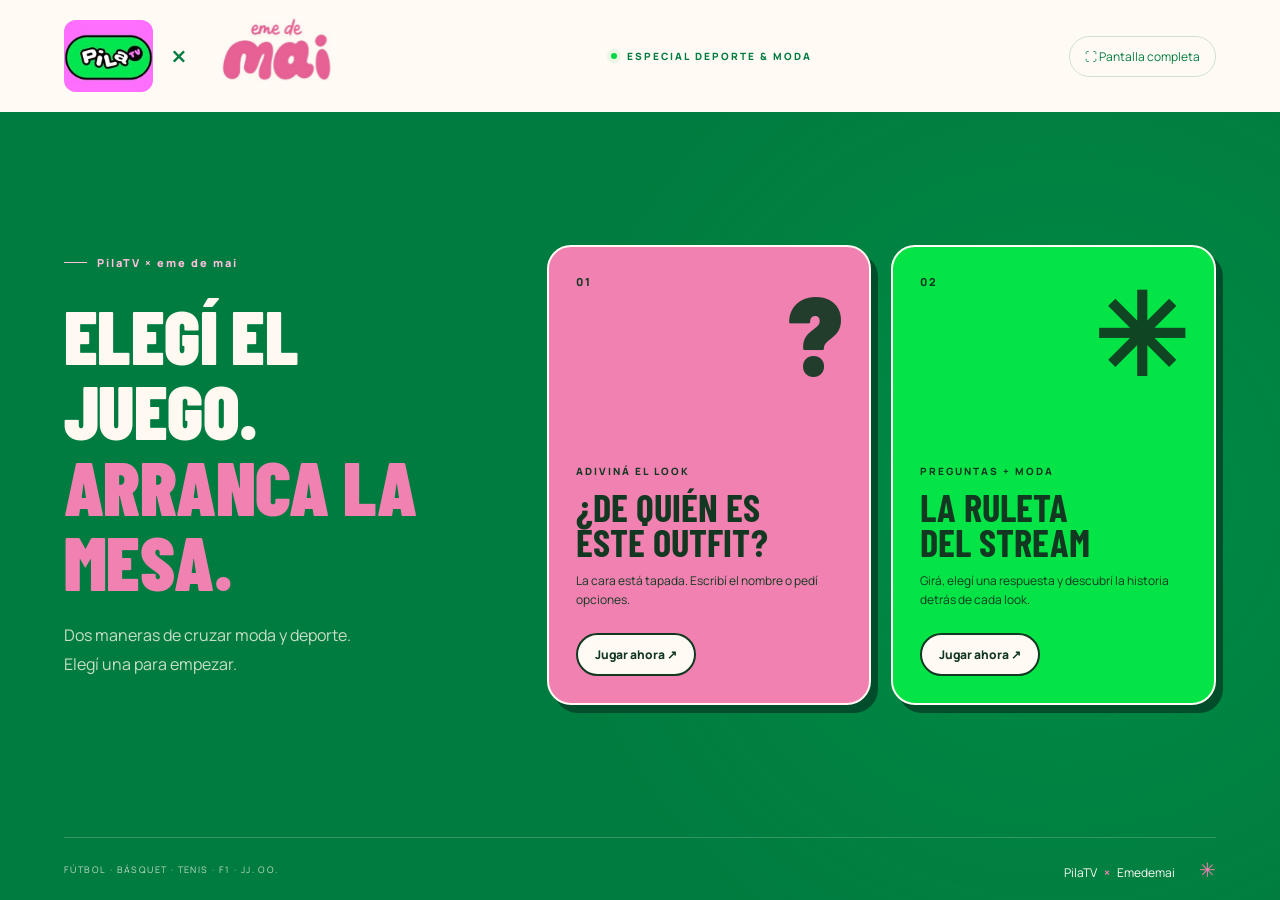
<file: index.html>
<!doctype html>
<html lang="es-AR">
<head><meta charset="UTF-8"><meta name="viewport" content="width=device-width,initial-scale=1"><title>PilaTVxEmedemai · Deporte con estilo</title><link rel="stylesheet" href="style.css"><link rel="stylesheet" href="brand.css"></head>
<body>
<div class="ambient" aria-hidden="true"></div>
<header><a class="brand collaboration" href="index.html" aria-label="PilaTV por eme de mai, inicio"><img class="pila-logo" src="assets/pila-logo.png" alt="PilaTV"><span class="cross">×</span><img class="eme-logo" src="assets/eme-logo.png" alt="eme de mai"></a><div class="edition"><span class="live-dot"></span> ESPECIAL DEPORTE & MODA</div><button id="fullscreen" class="quiet" aria-label="Pantalla completa">⛶ <span>Pantalla completa</span></button></header>
<main>
<section id="game-selector" class="game-selector">
<div class="selector-copy"><div class="eyebrow"><span></span> PilaTV × eme de mai</div><h1>Elegí el juego.<br><em>Arranca la mesa.</em></h1><p>Dos maneras de cruzar moda y deporte.<br>Elegí una para empezar.</p></div>
<div class="game-cards">
<button class="game-card game-card-outfit" data-game="adivina" aria-label="Jugar ¿De quién es este outfit?">
<span class="game-number">01</span><span class="game-icon">?</span><span class="game-kicker">ADIVINÁ EL LOOK</span><strong>¿De quién es<br>este outfit?</strong><small>La cara está tapada. Escribí el nombre o pedí opciones.</small><span class="game-cta">Jugar ahora ↗</span>
</button>
<button class="game-card game-card-wheel" data-game="roulette" aria-label="Jugar La ruleta del stream">
<span class="game-number">02</span><span class="game-icon">✳</span><span class="game-kicker">PREGUNTAS + MODA</span><strong>La ruleta<br>del stream</strong><small>Girá, elegí una respuesta y descubrí la historia detrás de cada look.</small><span class="game-cta">Jugar ahora ↗</span>
</button>
</div>
</section>
<div id="roulette-game" class="game-screen" hidden>
<div class="game-toolbar"><button class="quiet return-selector">← Elegir otro juego</button><span>LA RULETA DEL STREAM</span></div>
<section id="home">
<div class="intro"><div class="eyebrow"><span></span> PilaTV × eme de mai</div><h1>Moda y deporte.<br><em>¿Cuánto sabés?</em></h1><p>Girá la ruleta y elegí una respuesta.<br>Después lo discutimos.</p><div class="category-list" id="categories"></div><div class="intro-note"><span>✳</span><div>Jueguen desde la mesa.<small>Revelen la respuesta cuando quieran.</small></div></div></div>
<div class="wheel-area"><div class="orbit orbit-one"></div><div class="orbit orbit-two"></div><div class="wheel-top"><span>DALE UNA VUELTA</span><i>↙</i></div><div class="wheel-wrap"><div class="pointer" aria-hidden="true"></div><div id="wheel" class="wheel"></div><button id="spin-center" class="spin-center" aria-label="Girar la ruleta"><span>↗</span>GIRAR</button></div><button id="spin" class="primary spin-button">Girar la ruleta <span>↗</span></button><p id="spin-status" class="wheel-note" role="status">También podés tocar el centro de la ruleta.</p></div>
</section>
<section id="question-view" hidden>
<div class="question-top"><button id="back" class="quiet">← Volver a la ruleta</button><span id="question-category" class="category-pill"></span><span class="episode">PREGUNTA</span></div>
<div class="question-grid"><figure class="question-photo"><img id="question-image" alt=""><figcaption id="image-caption"></figcaption></figure><div class="question-content"><div class="eyebrow">ELEGÍ UNA OPCIÓN</div><h2 id="question-title" tabindex="-1"></h2><div id="options" class="options"></div><button id="reveal" class="primary">Revelar respuesta <span>↗</span></button><div id="answer" class="answer" hidden aria-live="polite"><span class="answer-label">LA RESPUESTA</span><p id="explanation"></p><div class="answer-bottom"><a id="source" target="_blank" rel="noopener noreferrer">Ver fuente ↗</a><button id="next" class="primary">Otra vuelta ↗</button></div></div></div></div>
</section>
</div>
<section id="adivina-game" class="game-screen adivina-screen" hidden>
<div class="game-toolbar"><button class="quiet return-selector">← Elegir otro juego</button><span>¿DE QUIÉN ES ESTE OUTFIT?</span></div>
<adivina-outfit titulo="¿De quién es este outfit?" logo-izq="adivinaApp/imagenes/logo-pila.png" logo-der="adivinaApp/imagenes/logo-mai.png"></adivina-outfit>
</section>
</main>
<footer><span>FÚTBOL · BÁSQUET · TENIS · F1 · JJ. OO.</span><span>PilaTV <b>×</b> Emedemai <span class="footer-star">✳</span></span></footer>
<script src="questions.js"></script>
<script src="adivinaApp/data/jugadores.js"></script>
<script>window.ADIVINA_JUGADORES.forEach(j=>{j.imagen='adivinaApp/'+j.imagen;if(j.imagenRevelada)j.imagenRevelada='adivinaApp/'+j.imagenRevelada;});</script>
<script src="adivinaApp/adivina.js"></script>
<script src="app.js"></script>
</body></html>
</file>
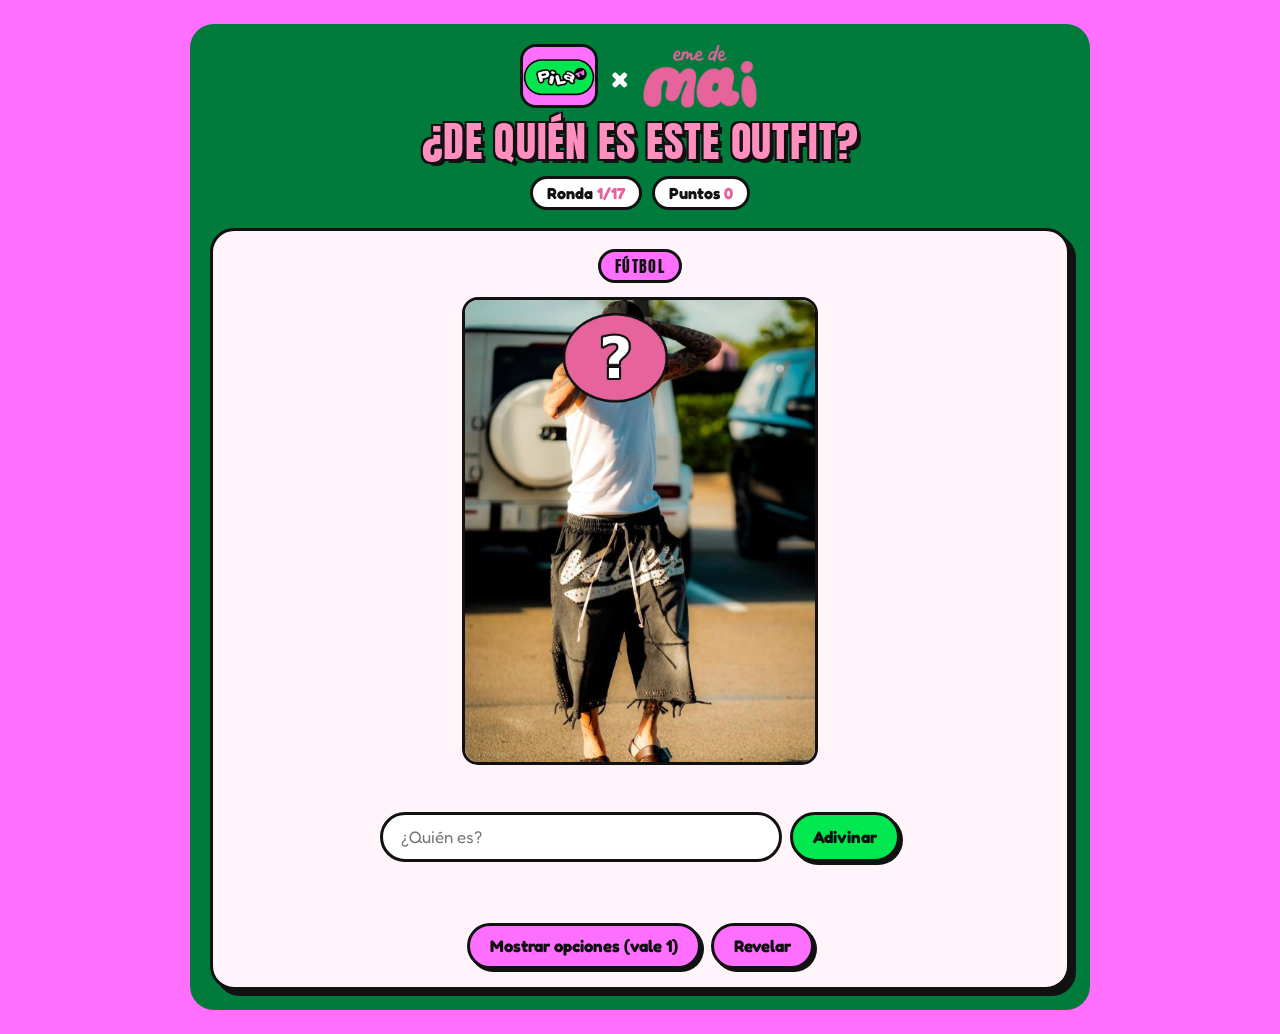
<file: adivinaApp/index.html>
<!doctype html>
<html lang="es">
<head>
  <meta charset="utf-8">
  <meta name="viewport" content="width=device-width, initial-scale=1">
  <title>PilaTV x Emedemai — ¿De quién es este outfit?</title>
  <style>
    body { margin: 0; min-height: 100vh; background: #fe6fff; padding: 24px 16px; }
  </style>
</head>
<body>
  <!-- 1) Datos  2) Componente  3) Etiqueta -->
  <script src="data/jugadores.js"></script>
  <script src="adivina.js"></script>

  <adivina-outfit
    titulo="¿De quién es este outfit?"
    logo-izq="imagenes/logo-pila.png"
    logo-der="imagenes/logo-mai.png"></adivina-outfit>

  <script>
    // Eventos opcionales para integrar con la página que lo contenga
    document.addEventListener("adivina-respuesta", (e) => console.log("respuesta", e.detail));
    document.addEventListener("adivina-fin", (e) => console.log("fin", e.detail));
  </script>
</body>
</html>
</file>
<file: style.css>
@import url('https://fonts.googleapis.com/css2?family=Barlow+Condensed:wght@600;700;800;900&family=Manrope:wght@400;500;600;700;800&display=swap');
:root{--bg:#111211;--panel:#1b1d1a;--ink:#f6f6ec;--muted:#9c9f94;--lime:#d8fc70;--purple:#b39af8;--line:#34372f}*{box-sizing:border-box}body{margin:0;background:var(--bg);color:var(--ink);font-family:Manrope,Arial,sans-serif;min-height:100vh}button,a{-webkit-tap-highlight-color:transparent}button{font:inherit;cursor:pointer}button:disabled{cursor:wait}button:focus-visible,a:focus-visible{outline:3px solid white;outline-offset:6px}button{color:inherit}a{color:inherit;text-decoration:none}[hidden]{display:none!important}.ambient{pointer-events:none;position:fixed;inset:0;background:radial-gradient(ellipse at 75% 40%,#99b54a0b,transparent 55%);z-index:-1}header{height:104px;max-width:1760px;margin:auto;padding:0 5%;display:flex;align-items:center;justify-content:space-between;border-bottom:1px solid var(--line);gap:20px}.brand{display:flex;align-items:center;gap:13px;font-size:24px;font-weight:800;letter-spacing:-1px}.brand-icon{width:42px;height:42px;display:flex;align-items:center;justify-content:center;background:var(--lime);border-radius:12px;color:#161913;font-size:37px;font-weight:900;position:relative;line-height:1}.brand-icon span{position:absolute;font-size:20px;right:1px;top:0}.cross{color:var(--lime);padding:0 8px;font-weight:400}.brand-light{font-weight:500}.edition{font-size:10px;letter-spacing:2px;display:flex;gap:10px;align-items:center;color:#c7c9bf}.live-dot{height:6px;width:6px;border-radius:50%;background:var(--lime);box-shadow:0 0 12px #d8fc7066}.quiet{border:1px solid var(--line);background:transparent;border-radius:9px;padding:11px 15px;font-size:12px;color:#bbbfb3}.quiet:hover{background:#25281f;color:white}main{max-width:1600px;margin:auto;padding:0 5%}#home{min-height:calc(100vh - 167px);display:grid;grid-template-columns:1fr 1fr;align-items:center;gap:40px;padding:42px 0}.eyebrow{font-size:11px;letter-spacing:2px;font-weight:800;display:flex;gap:10px;align-items:center;color:var(--lime)}.eyebrow>span{width:23px;height:1px;background:var(--lime)}h1{font-family:'Barlow Condensed',Impact,sans-serif;text-transform:uppercase;font-size:clamp(56px,5.9vw,96px);line-height:1;letter-spacing:-1px;margin:27px 0 22px;font-weight:800}h1 em{color:var(--lime);font-style:normal} .intro>p{color:var(--muted);font-size:15px;line-height:1.9}.category-list{display:flex;flex-wrap:wrap;gap:9px;max-width:490px;margin-top:30px}.category-chip{display:flex;align-items:center;gap:9px;padding:9px 12px;border-radius:7px;border:1px solid var(--line);font-size:11px;color:#dedfd5}.category-chip i{width:7px;height:7px;background:var(--color);border-radius:50%}.category-chip small{color:var(--muted);font-size:10px}.intro-note{display:flex;gap:14px;align-items:center;margin-top:37px;font-size:12px}.intro-note>span{font-size:34px;color:var(--purple)}.intro-note small{display:block;margin-top:5px;color:var(--muted);font-size:11px}.wheel-area{position:relative;display:flex;flex-direction:column;align-items:center;isolation:isolate}.wheel-wrap{position:relative;width:min(35vw,510px);aspect-ratio:1;margin:18px 0 26px}.wheel{height:100%;width:100%;border-radius:50%;border:9px solid #25281f;box-shadow:0 0 0 1px #4d5340,0 22px 60px #0008;transition:transform 4.3s cubic-bezier(.12,.64,.12,1);overflow:hidden}.wheel svg{height:100%;width:100%;display:block}.pointer{position:absolute;z-index:3;left:calc(50% - 15px);top:-15px;width:30px;height:37px;background:var(--ink);clip-path:polygon(0 0,100% 0,50% 100%);filter:drop-shadow(0 3px 5px #0008)}.spin-center{position:absolute;top:50%;left:50%;transform:translate(-50%,-50%);height:100px;width:100px;border:6px solid #fff2;border-radius:50%;background:#151812;box-shadow:0 3px 10px #0006;font-size:13px;font-weight:800;letter-spacing:1px;display:flex;flex-direction:column;align-items:center;justify-content:center}.spin-center>span{font-size:32px;line-height:30px;color:var(--lime)}.spin-center:hover{background:#303923}.wheel-top{font-size:10px;letter-spacing:2px;color:#c6cabb;transform:rotate(-5deg);align-self:flex-end;margin-right:20%;display:flex;gap:18px}.wheel-top i{font-size:30px;color:var(--purple)}.primary{background:var(--lime);border:0;padding:15px 22px;color:#202519;border-radius:9px;font-size:14px;font-weight:800;display:flex;justify-content:space-between;gap:26px;align-items:center}.primary:hover{background:#e4ffa0}.primary:disabled{opacity:.6}.spin-button{min-width:245px}.primary>span{font-size:22px;line-height:18px}.wheel-note{color:var(--muted);font-size:10px;margin:16px 0 0}.orbit{position:absolute;border:1px dashed #3b423066;border-radius:50%;z-index:-1;pointer-events:none}.orbit-one{width:108%;aspect-ratio:1;top:-5%}.orbit-two{width:92%;aspect-ratio:1;top:3%;border-style:solid}footer{height:63px;margin:0 5%;border-top:1px solid var(--line);display:flex;align-items:center;justify-content:space-between;color:#818777;font-size:9px;letter-spacing:1.4px}footer>span:last-child{font-size:12px;letter-spacing:0;color:#b4b9aa}footer b{color:var(--lime);margin:0 5px}.footer-star{color:var(--lime);margin-left:22px;font-size:20px}#question-view{padding:27px 0 40px;min-height:calc(100vh - 167px)}.question-top{display:flex;align-items:center;gap:22px;margin-bottom:25px}.category-pill{background:var(--color);color:#172017;border-radius:6px;padding:8px 13px;font-weight:800;font-size:11px}.episode{margin-left:auto;color:var(--muted);font-size:10px;letter-spacing:1.5px}.question-grid{display:grid;grid-template-columns:.85fr 1.15fr;gap:45px;align-items:start}.question-photo{margin:0;border-radius:16px;overflow:hidden;height:clamp(370px,58vh,650px);position:relative;background:#242921}.question-photo img{width:100%;height:100%;object-fit:cover}.question-photo:after{content:'';position:absolute;inset:50% 0 0;background:linear-gradient(transparent,#000c);pointer-events:none}.question-photo figcaption{position:absolute;bottom:13px;left:18px;right:18px;font-size:9px;color:#fff9;z-index:2}.photo-stamp{position:absolute;bottom:50px;left:25px;font-family:'Barlow Condensed',Impact,sans-serif;font-weight:800;font-size:40px;line-height:.95;z-index:2}.photo-stamp span{color:var(--lime)}.question-content h2{font-family:'Barlow Condensed',Impact,sans-serif;font-size:clamp(29px,3vw,47px);line-height:1.08;margin:13px 0 22px;max-width:800px;text-transform:uppercase}.options{display:grid;grid-template-columns:1fr 1fr;gap:10px;margin-bottom:18px}.option{min-height:66px;display:flex;align-items:center;gap:12px;text-align:left;background:var(--panel);border:1px solid var(--line);border-radius:9px;padding:12px 14px;font-size:14px;font-weight:600}.letter{background:#2d3128;color:#a9af9f;flex-shrink:0;width:29px;height:29px;display:grid;place-items:center;border-radius:5px;font-size:12px}.option:hover:not(:disabled),.option.selected{border-color:var(--purple);background:#292338}.option.correct{background:#d8fc7018;border-color:var(--lime);color:var(--lime)}.option.correct .letter{background:var(--lime);color:#182111}.option.wrong{border-color:#e99487;background:#e9948710}.option:disabled{cursor:default}.answer{border-top:1px solid var(--line);padding-top:16px}.answer-label{font-size:10px;color:var(--lime);letter-spacing:1.4px;font-weight:800}.answer p{font-size:13px;line-height:1.7;color:#c1c6b7;margin:7px 0 15px}.debate{border-left:3px solid var(--purple);padding:4px 0 4px 14px}.debate>span{font-size:9px;letter-spacing:1.8px;color:var(--purple);font-weight:800}.debate h3{font-size:17px;line-height:1.45;margin:6px 0}.answer-bottom{display:flex;justify-content:space-between;align-items:center;margin-top:18px}.answer-bottom>a{color:#939c84;font-size:10px}.answer-bottom .primary{font-size:12px;padding:11px 17px}@media(min-width:1700px){.question-content h2{font-size:54px}.option{font-size:18px;min-height:80px}.answer p{font-size:16px}.debate h3{font-size:21px}}@media(max-width:900px){header{height:80px}.edition{display:none}.brand{font-size:19px}#home{gap:20px}.wheel-wrap{width:39vw}.spin-center{width:80px;height:80px}.question-grid{gap:25px;grid-template-columns:.8fr 1.2fr}.episode{display:none}.options{grid-template-columns:1fr}.question-photo{height:450px}.orbit{display:none}}@media(max-width:620px){header{padding:0 5%;height:76px}.brand{font-size:17px}.brand-icon{width:34px;height:34px;font-size:28px}#fullscreen span{display:none}#home{grid-template-columns:1fr;padding-top:30px;gap:40px}h1{font-size:57px}.intro>p{font-size:13px}.intro-note{display:none}.category-list{margin-top:20px}.wheel-wrap{width:80vw;max-width:430px}.wheel-area{padding-bottom:24px}.wheel-top{margin-right:12%}footer>span:first-child{max-width:170px;font-size:7px;line-height:1.5}footer>span:last-child{font-size:10px}.question-grid{grid-template-columns:1fr;gap:24px}.question-photo{height:270px}.photo-stamp{font-size:30px}.question-top{gap:10px}.question-top .quiet{font-size:10px;padding:9px}.category-pill{font-size:9px}.question-content h2{font-size:34px}.options{grid-template-columns:1fr 1fr}.option{font-size:12px;padding:10px;gap:8px}.answer-bottom{padding-bottom:15px}}@media(prefers-reduced-motion:reduce){.wheel{transition-duration:.1s}}
</file>
<file: brand.css>
/* Colaboración PilaTV × eme de mai: rosa, verde y blanco cálido. */
.question-photo:after{display:none}.question-photo img{object-fit:contain;padding-bottom:54px}.question-photo figcaption{background:#fffaf4;color:#386046;bottom:0;left:0;right:0;margin:0;padding:14px 18px;min-height:50px;font-size:11px;line-height:1.4}.question-photo.is-revealed{background:#f3efe7}.question-photo.is-revealed img{object-fit:contain}.question-photo:not(.is-revealed) img{object-fit:cover}.question-photo:not(.is-revealed) figcaption{text-align:center}
:root{--bg:#007c40;--panel:#006b37;--ink:#fffaf4;--muted:#c7dfc8;--lime:#f181b0;--purple:#ffb7da;--line:#ffffff30}
body{background:var(--bg)}.ambient{background:radial-gradient(circle at 83% 55%,#00ef5a24,transparent 45%)}
header{background:#fffaf4;border:0;max-width:none;padding:0 5%;height:112px;color:#123821}
.collaboration{gap:18px;align-items:center}.pila-logo{width:89px;height:72px;object-fit:contain;border-radius:12px}.eme-logo{width:150px;height:78px;object-fit:contain;mix-blend-mode:multiply}.cross{font-size:32px;color:#007c40;padding:0;font-weight:500}
.edition{color:#007c40;font-weight:800}.live-dot{background:#00d643;box-shadow:0 0 0 4px #00d64318}header .quiet{color:#007c40;border-color:#007c4030;border-radius:30px}header .quiet:hover{background:#007c4010}
h1{color:#fff9f1;font-weight:900;letter-spacing:-.6px}h1 em{color:#f181b0}.eyebrow{color:#ffc0dc}.eyebrow>span{background:#ffc0dc}.category-chip{background:#00663466;border-color:#ffffff30;border-radius:30px;color:#fffaf4;padding:10px 14px}.category-chip small{color:#c7dfc8}.intro-note>span{color:#f181b0}.wheel{border-color:#024f2b;box-shadow:0 0 0 2px #fffaf4,9px 12px 0 #004d2b;}
.pointer{background:#fffaf4;top:-19px;height:41px}.spin-center{background:#fffaf4;color:#00582f;border:3px solid #00582f;box-shadow:4px 5px 0 #004d2b}.spin-center>span{color:#e964a0}.spin-center:hover{background:#ffe4f0}.wheel-top{color:#fffaf4}.wheel-top i{color:#ffb7da}.orbit{border-color:#ffffff27}.primary{border:2px solid #003f23;border-radius:30px;background:#f181b0;box-shadow:3px 4px 0 #004d2b;color:#123821}.primary:hover{background:#ffb6d9;transform:translateY(-1px)}.primary:active{transform:translateY(2px);box-shadow:1px 1px 0 #004d2b}.spin-button{padding:15px 28px;font-size:15px}.wheel-note{color:#d9ebdc}.intro-note small{color:#c7dfc8}footer{color:#c1dac8}footer>span:last-child{color:#fffaf4}footer b,.footer-star{color:#f181b0}
.question-top .quiet{color:#fffaf4;border-color:#ffffff50;border-radius:25px}.question-top .quiet:hover{background:#ffffff15}.category-pill{border-radius:25px;padding:9px 16px}.episode{color:#d5e5d7}.question-photo{border:2px solid #fffaf4;box-shadow:5px 6px 0 #004d2b;background:#fffaf4}.photo-stamp{color:white}.photo-stamp span{color:#ffb7da}.option{border:2px solid #d6e4d1;background:#fffaf4;color:#15432a;border-radius:13px;font-size:15px}.letter{background:#e8efdf;color:#19623a}.option:hover:not(:disabled),.option.selected{background:#ffd7e9;border-color:#ef81b0;color:#123821}.option.correct{background:#cbffc6;border-color:#58ee76;color:#004523}.option.correct .letter{background:#008e3e;color:white}.option.wrong{background:#ffc8d6;border-color:#ff7a9c;color:#692038}.answer-label{color:#ffb7da}.answer p{color:#e6f0e7}.debate{border-color:#f181b0}.debate>span{color:#ffb7da}.answer-bottom>a{color:#d9e7d9}.photo-stamp{text-shadow:0 2px 15px #0008}#home,#question-view{min-height:calc(100vh - 175px)}
@media(max-width:900px){header{height:95px}.pila-logo{width:74px;height:62px}.eme-logo{width:124px;height:63px}.collaboration{gap:13px}}
@media(max-width:620px){header{height:88px}.pila-logo{width:60px;height:50px}.eme-logo{width:103px;height:57px}.collaboration{gap:10px}.cross{font-size:24px}.category-chip{padding:8px 11px}.option{font-size:12px}.question-photo{box-shadow:3px 4px 0 #004d2b}}

.game-selector{min-height:calc(100vh - 175px);display:grid;grid-template-columns:.78fr 1.22fr;align-items:center;gap:55px;padding:54px 0}.selector-copy p{color:#c7dfc8;line-height:1.8}.game-cards{display:grid;grid-template-columns:1fr 1fr;gap:20px}.game-card{position:relative;min-height:460px;padding:27px;text-align:left;border:2px solid #fffaf4;border-radius:24px;color:#123821;display:flex;flex-direction:column;align-items:flex-start;overflow:hidden;box-shadow:7px 8px 0 #004d2b;transition:transform .18s ease,box-shadow .18s ease}.game-card:hover{transform:translateY(-5px);box-shadow:10px 13px 0 #004d2b}.game-card:focus-visible{outline:4px solid #fff;outline-offset:6px}.game-card-outfit{background:#f181b0}.game-card-wheel{background:#04e447}.game-number{font-size:11px;letter-spacing:2px;font-weight:900}.game-icon{align-self:flex-end;font-family:'Barlow Condensed',Impact,sans-serif;font-size:112px;line-height:.75;font-weight:900;opacity:.92}.game-kicker{margin-top:auto;font-size:10px;letter-spacing:2px;font-weight:900}.game-card strong{font-family:'Barlow Condensed',Impact,sans-serif;font-size:clamp(38px,3vw,58px);line-height:.92;text-transform:uppercase;margin:12px 0}.game-card small{max-width:290px;font-size:12px;line-height:1.55}.game-cta{margin-top:23px;padding:11px 17px;border:2px solid #123821;border-radius:999px;font-size:12px;font-weight:900;background:#fffaf4}.game-screen{min-height:calc(100vh - 175px)}.game-toolbar{min-height:66px;display:flex;align-items:center;justify-content:space-between;border-bottom:1px solid #ffffff30;color:#d5e5d7;font-size:10px;letter-spacing:1.8px}.game-toolbar .quiet{color:#fffaf4;border-color:#ffffff50;border-radius:25px}.adivina-screen{padding-bottom:40px}.adivina-screen adivina-outfit{display:block;margin-top:26px;--adv-bg:#007c40;--adv-card:#fffaf4;--adv-text:#123821;--adv-muted:#5f7665;--adv-rosa:#f181b0;--adv-rosa-claro:#ffb7da;--adv-magenta:#f181b0;--adv-lima:#04e447;--adv-borde:#123821;--adv-ok:#04e447;--adv-bad:#ff5b78;--adv-radius:24px;--adv-font:Manrope,Arial,sans-serif;--adv-font-titulo:'Barlow Condensed',Impact,sans-serif;--adv-foto-alto:56vh}
@media(max-width:900px){.game-selector{grid-template-columns:1fr;gap:30px;padding:42px 0}.selector-copy h1{margin-bottom:14px}.game-card{min-height:390px}.game-icon{font-size:90px}.adivina-screen adivina-outfit{--adv-foto-alto:48vh}}
@media(max-width:620px){.game-selector{padding:30px 0}.game-cards{grid-template-columns:1fr}.game-card{min-height:310px;padding:22px}.game-icon{font-size:70px}.game-card strong{font-size:42px}.game-toolbar{min-height:58px}.game-toolbar>span{display:none}.adivina-screen adivina-outfit{margin-top:16px;--adv-radius:18px;--adv-foto-alto:44vh}}
</file>
